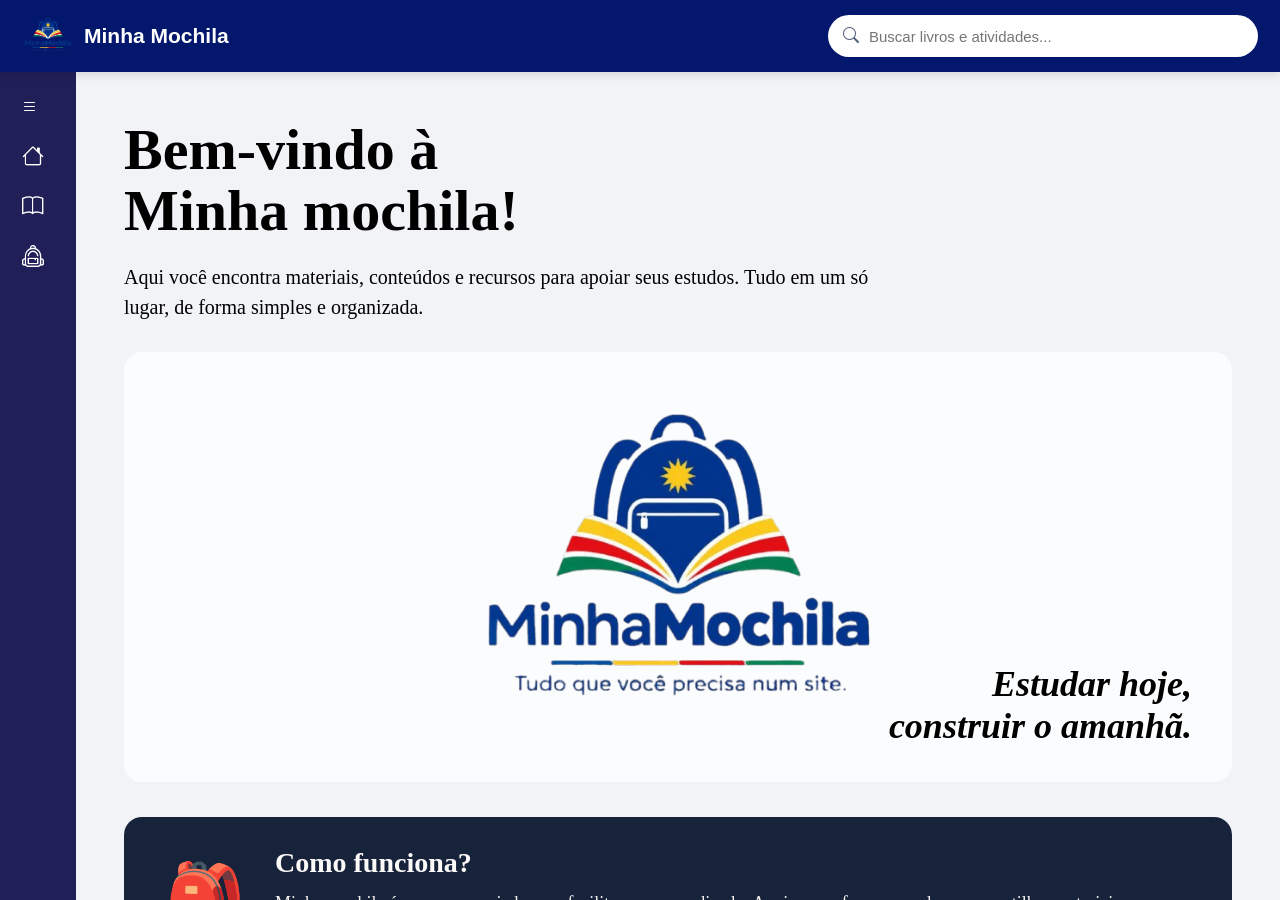
<file: projeto MAC/index.html>
<!doctype html>
<html lang="pt-BR">
  <head>
    <meta charset="UTF-8" />
    <meta name="viewport" content="width=device-width, initial-scale=1.0" />
    <meta
      name="description"
      content="Minha Mochila: biblioteca digital e organização de materiais escolares em um só lugar."
    />
    <title>Minha Mochila | Projeto MAC</title>
    <link rel="stylesheet" href="estilo.css" />
    <link
      rel="stylesheet"
      href="https://cdn.jsdelivr.net/npm/bootstrap-icons@1.13.1/font/bootstrap-icons.min.css"
    />
  </head>
  <body>
    <header class="barra-de-cima">
      <a
        class="logo"
        href="inicio.html"
        target="janela-centro"
        aria-label="Minha Mochila, página inicial"
        ><img src="mochilasemfundo.png" alt="" width="52" height="52" />
        <span>Minha Mochila</span></a
      >
      <div class="search-container">
        <label class="sr-only" for="input-busca"
          >Buscar livros e atividades</label
        >
        <div class="search-box">
          <i class="bi bi-search" aria-hidden="true"></i
          ><input
            type="search"
            id="input-busca"
            class="search-text"
            placeholder="Buscar livros e atividades..."
            autocomplete="off"
          />
        </div>
        <div
          id="caixa-sugestoes"
          role="listbox"
          aria-label="Sugestões de busca"
        ></div>
      </div>
      <button
        class="mobile-menu"
        id="btn-menu-mobile"
        aria-label="Abrir menu"
        aria-expanded="false"
      >
        <i class="bi bi-list"></i>
      </button>
    </header>
    <nav
      class="menu-lateral"
      id="menu-lateral"
      aria-label="Navegação principal"
    >
      <button
        class="tres-riscos"
        id="btn-menu"
        aria-label="Expandir ou recolher menu"
        aria-expanded="false"
      >
        <i class="bi bi-list"></i><span>Menu</span>
      </button>
      <a href="inicio.html" target="janela-centro"
        ><span class="icone-menu"><i class="bi bi-house"></i></span
        ><span class="txt-link">Página inicial</span></a
      >
      <a href="biblioteca.html" target="janela-centro"
        ><span class="icone-menu"><i class="bi bi-book"></i></span
        ><span class="txt-link">Biblioteca digital</span></a
      >
      <a href="mochilaprof.html" target="janela-centro"
        ><span class="icone-menu"><i class="bi bi-backpack2"></i></span
        ><span class="txt-link">Minha mochila</span></a
      >
      <div class="modos-acesso">
        <p>Modo de demonstração</p>
        <button type="button" data-modo="professor">📁 Modo Professor</button
        ><button type="button" data-modo="aluno">📖 Modo Aluno</button
        ><small
          >Os modos são demonstrativos, não são contas protegidas por
          senha.</small
        >
      </div>
    </nav>
    <main class="area-principal">
      <iframe
        src="inicio.html"
        name="janela-centro"
        class="conteudo-centro"
        title="Conteúdo do Minha Mochila"
      ></iframe>
    </main>
    <script src="script.js"></script>
  </body>
</html>
</file>
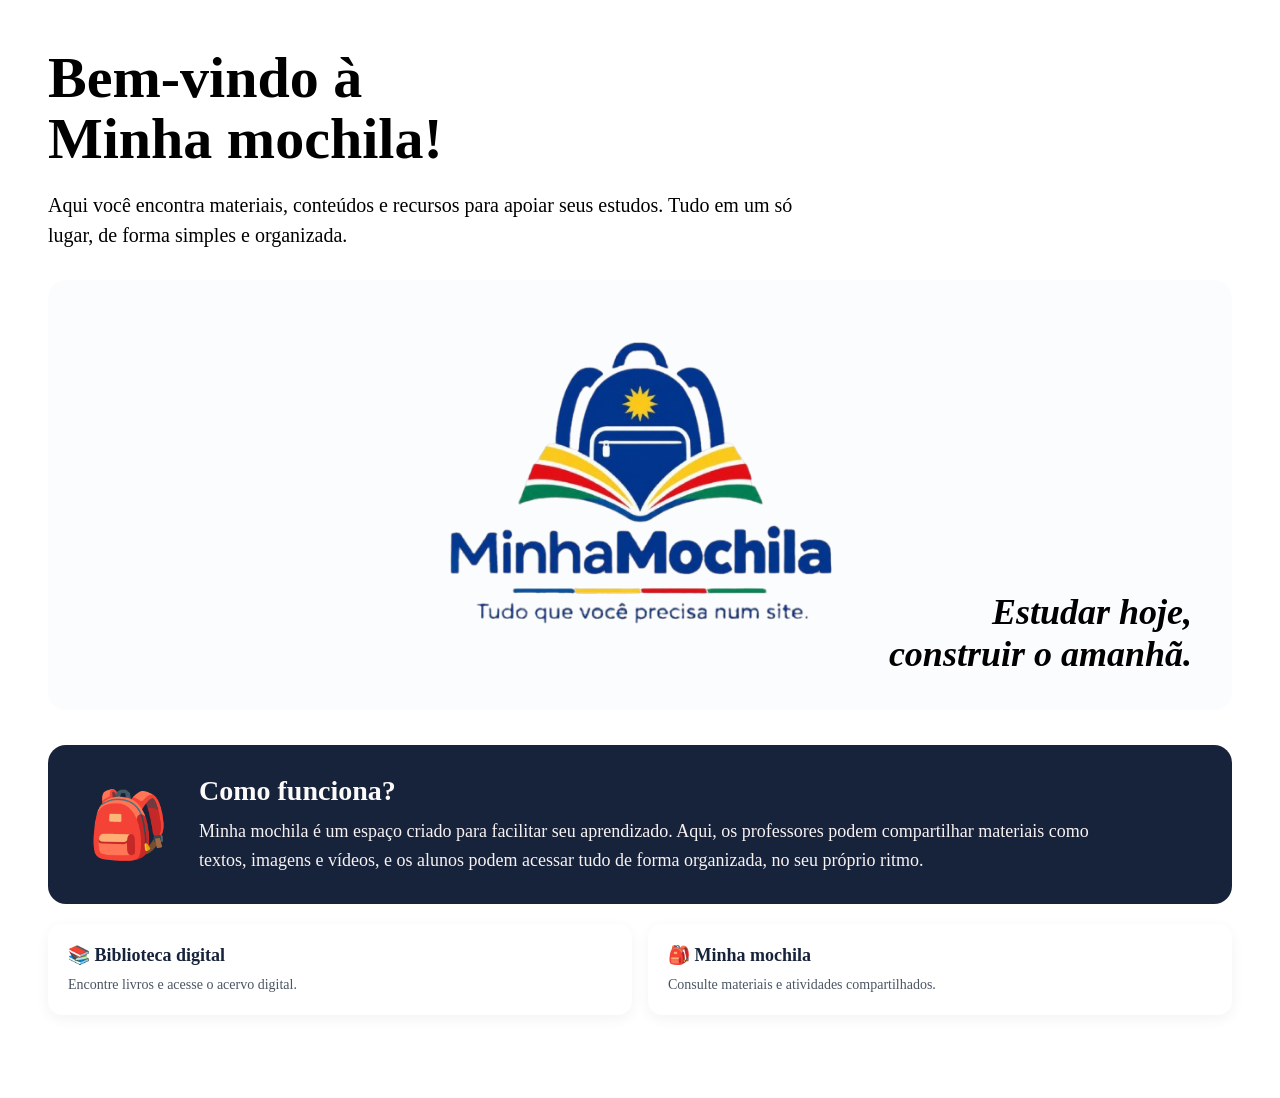
<file: projeto MAC/inicio.html>
<!DOCTYPE html>

<html lang="pt-BR">
<head>
<meta charset="utf-8"/>
<meta content="width=device-width, initial-scale=1.0" name="viewport"/>
<title>Início | Minha Mochila</title>
<link href="estilo-inicio.css" rel="stylesheet"/>
<style>.atalhos-inicio{display:grid;grid-template-columns:repeat(auto-fit,minmax(220px,1fr));gap:16px;margin:20px 0 35px}.atalho{display:flex;flex-direction:column;gap:8px;padding:20px;border-radius:14px;background:#fff;color:#17233b;text-decoration:none;box-shadow:0 4px 14px #0000000d}.atalho:hover{outline:2px solid #3154bd}.atalho strong{font-size:18px}.atalho span{font-size:14px;line-height:1.5;color:#4b5563}@media(max-width:600px){.pagina-inicial{padding:22px!important}.boas-vindas h1{font-size:38px!important}.boas-vindas p{font-size:17px!important}.banner-escola{height:260px!important}.texto-banner{right:18px;bottom:18px}.texto-banner h2{font-size:25px!important}.como-funciona{padding:22px!important;align-items:flex-start;gap:15px;flex-direction:column}.como-funciona p{font-size:16px!important}}</style></head>
<body>
<main class="pagina-inicial">
<section class="boas-vindas">
<h1>Bem-vindo à<br/>
<span>Minha mochila!</span>
</h1>
<p>
            Aqui você encontra materiais, conteúdos e recursos
            para apoiar seus estudos. Tudo em um só lugar,
            de forma simples e organizada.
        </p>
</section>
<!-- BANNER -->
<section class="banner-escola">
<img alt="Foto da escola" src="mochilasemfundo.png"/>
<div class="texto-banner">
<h2>Estudar hoje,<br/>construir o amanhã.</h2>
</div>
</section>
<!-- COMO FUNCIONA -->
<section class="como-funciona">
<div class="icone-mochila">
            🎒
        </div>
<div>
<h2>Como funciona?</h2>
<p>
                Minha mochila é um espaço criado para facilitar
                seu aprendizado. Aqui, os professores podem
                compartilhar materiais como textos, imagens
                e vídeos, e os alunos podem acessar tudo de
                forma organizada, no seu próprio ritmo.
            </p>
</div>
</section>
<section class="atalhos-inicio"><a class="atalho" href="biblioteca.html" target="janela-centro"><strong>📚 Biblioteca digital</strong><span>Encontre livros e acesse o acervo digital.</span></a><a class="atalho" href="mochilaprof.html" target="janela-centro"><strong>🎒 Minha mochila</strong><span>Consulte materiais e atividades compartilhados.</span></a></section></main>
</body>
</html>
</file>
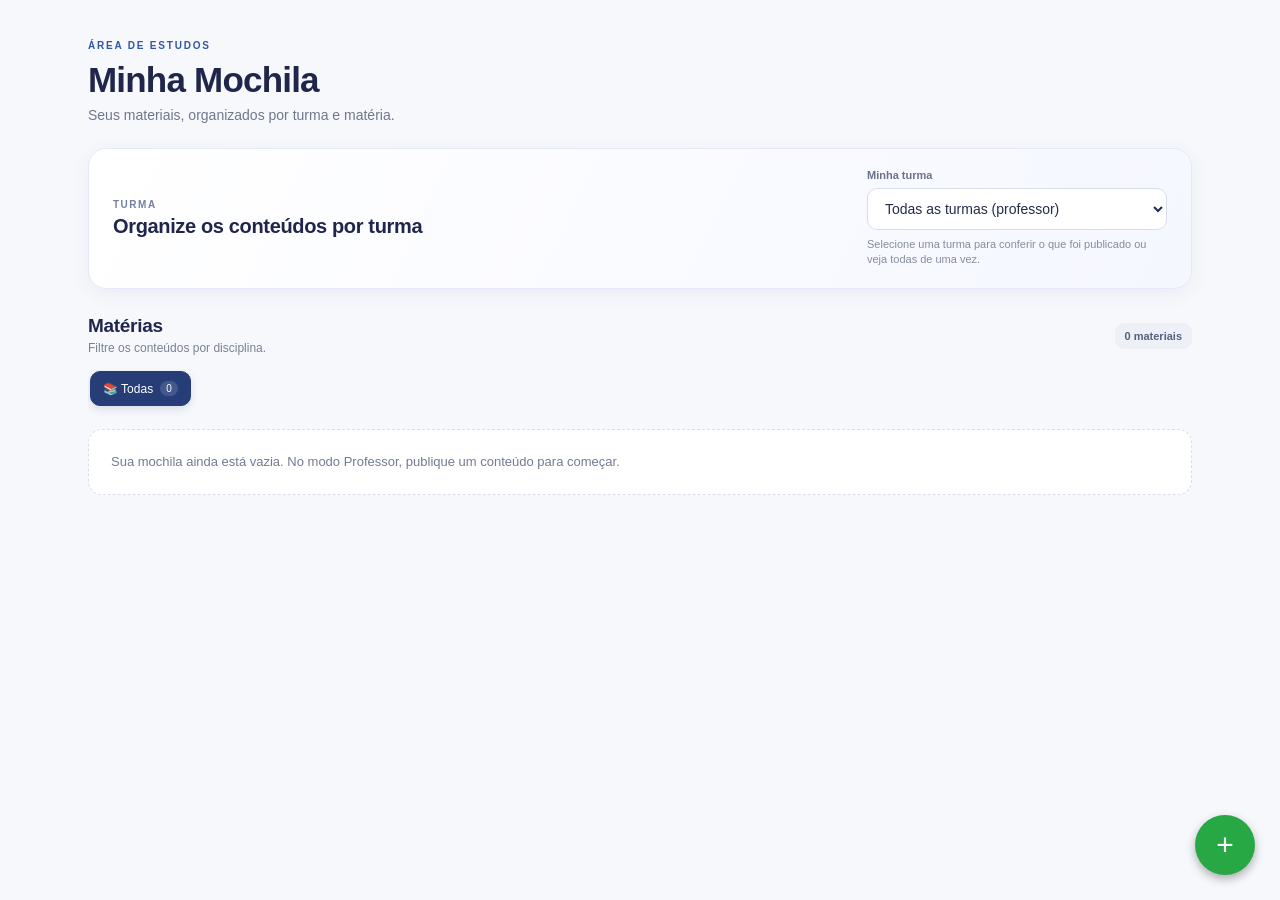
<file: projeto MAC/mochilaprof.html>
<!DOCTYPE html>
<html lang="pt-BR">

<head>
    <meta charset="UTF-8">
    <title>Mochila Unificada - MAC</title>
    <link rel="stylesheet" href="estilo-mochila.css">
    <style>
        .btn-flutuante {
            position: fixed;
            bottom: 25px;
            right: 25px;
            width: 60px;
            height: 60px;
            background-color: #28a745;
            color: white;
            border: none;
            border-radius: 50%;
            font-size: 30px;
            cursor: pointer;
            box-shadow: 0px 4px 10px rgba(0, 0, 0, 0.3);
            z-index: 999;
            display: none;
            align-items: center;
            justify-content: center;
        }

        .btn-excluir {
            background-color: #dc3545;
            color: white;
            border: none;
            padding: 8px 12px;
            border-radius: 4px;
            cursor: pointer;
            margin-top: 15px;
            font-weight: bold;
            width: 100%;
        }

        .modal {
            position: fixed;
            top: 0;
            left: 0;
            width: 100%;
            height: 100%;
            background: rgba(0, 0, 0, 0.6);
            display: none;
            justify-content: center;
            align-items: center;
            z-index: 1000;
        }

        .modal-conteudo {
            background: white;
            padding: 25px;
            border-radius: 8px;
            width: 380px;
            display: flex;
            flex-direction: column;
            gap: 12px;
            color: #333;
            box-shadow: 0 4px 15px rgba(0, 0, 0, 0.2);
        }

        .modal-conteudo input,
        .modal-conteudo textarea {
            padding: 10px;
            border: 1px solid #ccc;
            border-radius: 4px;
            font-family: sans-serif;
        }

        .grid-conteudos {
            display: grid;
            grid-template-columns: repeat(auto-fill, minmax(290px, 1fr));
            gap: 20px;
            padding: 20px;
        }

        .card-item {
            background: #ffffff;
            border: 1px solid #e0e0e0;
            padding: 20px;
            border-radius: 8px;
            box-shadow: 0 2px 5px rgba(0, 0, 0, 0.05);
            display: flex;
            flex-direction: column;
            justify-content: space-between;
        }
    </style>
</head>

<body>

    <main class="pagina-mochila">
        <header class="cabecalho-mochila">
            <p class="sobretitulo">ÁREA DE ESTUDOS</p>
            <h1>Minha Mochila</h1>
            <p class="descricao-cabecalho">Seus materiais, organizados por turma e matéria.</p>
        </header>

        <section class="organizacao-turmas" aria-label="Escolher turma">
            <div class="texto-turmas">
                <p class="sobretitulo">TURMA</p>
                <h2>Escolha sua turma</h2>
            </div>
            <label for="filtro-turma">Minha turma</label>
            <select id="filtro-turma" aria-describedby="ajuda-turma">
                <option value="">Selecione sua turma</option>
                <option value="Todas as turmas">Todas as turmas (professor)</option>
                <optgroup label="1º ano">
                    <option value="1º A">1º A</option>
                    <option value="1º B">1º B</option>
                    <option value="1º C">1º C</option>
                </optgroup>
                <optgroup label="2º ano">
                    <option value="2º A">2º A</option>
                    <option value="2º B">2º B</option>
                    <option value="2º C">2º C</option>
                </optgroup>
                <optgroup label="3º ano">
                    <option value="3º A">3º A</option>
                    <option value="3º B">3º B</option>
                    <option value="3º C">3º C</option>
                </optgroup>
            </select>
            <p id="ajuda-turma" class="ajuda-turma">Troque de turma quando quiser.</p>
        </section>

        <section class="organizacao-materias" aria-label="Filtrar por matéria">
            <div class="titulo-filtros">
                <div>
                    <h2>Matérias</h2>
                    <p>Filtre os conteúdos por disciplina.</p>
                </div><span id="contador-materiais">0 materiais</span>
            </div>
            <div id="filtros-materias" class="filtros-materias">
                <button type="button" class="filtro-materia ativo" data-materia="Todas">📚 Todas <span>0</span></button>
                <button type="button" class="filtro-materia" data-materia="Português">📝 Português
                    <span>0</span></button>
                <button type="button" class="filtro-materia" data-materia="Matemática">🔢 Matemática
                    <span>0</span></button>
                <button type="button" class="filtro-materia" data-materia="Biologia">🧬 Biologia <span>0</span></button>
                <button type="button" class="filtro-materia" data-materia="História">🏛️ História
                    <span>0</span></button>
                <button type="button" class="filtro-materia" data-materia="Geografia">🌎 Geografia
                    <span>0</span></button>
                <button type="button" class="filtro-materia" data-materia="Física">⚡ Física <span>0</span></button>
                <button type="button" class="filtro-materia" data-materia="Química">🧪 Química <span>0</span></button>
                <button type="button" class="filtro-materia" data-materia="Sociologia">💬 Sociologia
                    <span>0</span></button>
                <button type="button" class="filtro-materia" data-materia="Filosofia">💡 Filosofia
                    <span>0</span></button>
                <button type="button" class="filtro-materia" data-materia="Inglês">🌐 Inglês <span>0</span></button>
                <button type="button" class="filtro-materia" data-materia="Artes">🎨 Artes <span>0</span></button>
                <button type="button" class="filtro-materia" data-materia="Educação Física">🏀 Educação Física
                    <span>0</span></button>
                <button type="button" class="filtro-materia" data-materia="Outras">📌 Outras <span>0</span></button>
            </div>
        </section>
        <p id="aviso-mochila-vazia" class="aviso-vazio" hidden></p>
        <p id="aviso-busca-vazia" class="aviso-vazio" hidden></p>
        <div id="container-mochila" class="grid-conteudos"></div>

        <button id="btn-add-mochila" class="btn-flutuante" onclick="mostrarModal()">+</button>

        <div id="modal-mochila" class="modal">
            <div class="modal-conteudo">
                <h3 style="margin-top: 0; font-family: sans-serif;">Publicar conteúdo</h3>

                <input type="text" id="titulo" placeholder="Título do conteúdo">

                <label for="turma-conteudo" style="font-family:sans-serif;font-weight:bold;">Turma que receberá o
                    conteúdo</label>
                <select id="turma-conteudo">
                    <option value="" selected disabled>Selecione uma turma</option>
                    <option value="Todas as turmas">📚 Todas as turmas</option>
                    <optgroup label="1º ano">
                        <option value="1º A">1º A</option>
                        <option value="1º B">1º B</option>
                        <option value="1º C">1º C</option>
                    </optgroup>
                    <optgroup label="2º ano">
                        <option value="2º A">2º A</option>
                        <option value="2º B">2º B</option>
                        <option value="2º C">2º C</option>
                    </optgroup>
                    <optgroup label="3º ano">
                        <option value="3º A">3º A</option>
                        <option value="3º B">3º B</option>
                        <option value="3º C">3º C</option>
                    </optgroup>
                </select>
                <label for="materia" style="font-family:sans-serif;font-weight:bold;">Matéria</label>
                <select id="materia">
                    <option value="Português">📝 Português</option>
                    <option value="Matemática">🔢 Matemática</option>
                    <option value="Biologia">🧬 Biologia</option>
                    <option value="História">🏛️ História</option>
                    <option value="Geografia">🌎 Geografia</option>
                    <option value="Física">⚡ Física</option>
                    <option value="Química">🧪 Química</option>
                    <option value="Sociologia">💬 Sociologia</option>
                    <option value="Filosofia">💡 Filosofia</option>
                    <option value="Inglês">🌐 Inglês</option>
                    <option value="Artes">🎨 Artes</option>
                    <option value="Educação Física">🏀 Educação Física</option>
                    <option value="Outras">📌 Outras</option>
                </select>
                <textarea id="descricao" rows="4" placeholder="Escreva as instruções para os alunos..."></textarea>

                <label style="font-family:sans-serif; font-weight:bold;">Adicionar material:</label>

                <select id="tipoMaterial" onchange="alterarTipoMaterial()"
                    style="padding:10px; border:1px solid #ccc; border-radius:4px;">
                    <option value="nenhum">Nenhum</option>
                    <option value="youtube">▶️ Vídeo do YouTube</option>
                    <option value="foto">🖼️ Foto do computador</option>
                </select>

                <div id="campoYoutube" style="display:none;">
                    <input type="url" id="youtubeUrl" placeholder="Cole o link do YouTube (ex.: https://youtu.be/...)">
                    <small style="font-family:sans-serif; color:#666;">O vídeo ficará disponível para os alunos dentro
                        da mochila.</small>
                </div>

                <div id="campoFoto" style="display:none;">
                    <input type="file" id="fotoArquivo" accept="image/*">
                    <small style="font-family:sans-serif; color:#666;">Escolha uma foto do computador.</small>
                </div>

                <button onclick="salvarItem()"
                    style="background: #28a745; color: white; padding: 12px; border:none; border-radius:4px; cursor:pointer; font-weight:bold;">Publicar
                    Conteúdo</button>
                <button onclick="fecharModal()"
                    style="background: #6c757d; color: white; padding: 8px; border:none; border-radius:4px; cursor:pointer;">Cancelar</button>
            </div>
        </div>

        <script>
            let modoAcesso = 'professor';
            try {
                if (localStorage.getItem('projeto_mac_modo')) {
                    modoAcesso = localStorage.getItem('projeto_mac_modo');
                }
            } catch (e) { }

            function inicializarMochila() {
                const btnProfessor = document.getElementById('btn-add-mochila');
                if (btnProfessor) {
                    if (modoAcesso === 'professor') {
                        btnProfessor.style.display = 'flex';
                    } else {
                        btnProfessor.style.display = 'none';
                    }
                }
                const filtroTurma = document.getElementById('filtro-turma');
                if (filtroTurma) {
                    filtroTurma.value = modoAcesso === 'professor' ? 'Todas as turmas' : '';
                    const opcaoTodas = filtroTurma.querySelector('option[value="Todas as turmas"]');
                    if (opcaoTodas) opcaoTodas.hidden = modoAcesso !== 'professor';
                    filtroTurma.addEventListener('change', () => {
                        const turmaConteudo = document.getElementById('turma-conteudo');
                        if (modoAcesso === 'professor' && filtroTurma.value && filtroTurma.value !== 'Todas as turmas') turmaConteudo.value = filtroTurma.value;
                        exibirItens();
                    });
                }
                const textoTurmas = document.querySelector('.texto-turmas h2');
                if (textoTurmas && modoAcesso === 'professor') textoTurmas.textContent = 'Organize os conteúdos por turma';
                const ajudaTurma = document.getElementById('ajuda-turma');
                if (ajudaTurma && modoAcesso === 'professor') ajudaTurma.textContent = 'Selecione uma turma para conferir o que foi publicado ou veja todas de uma vez.';
                exibirItens();
            }

            function mostrarModal() {
                document.getElementById('modal-mochila').style.display = 'flex';
            }

            function fecharModal() {
                document.getElementById('modal-mochila').style.display = 'none';
            }

            function alterarTipoMaterial() {
                const tipo = document.getElementById('tipoMaterial').value;
                document.getElementById('campoYoutube').style.display = tipo === 'youtube' ? 'block' : 'none';
                document.getElementById('campoFoto').style.display = tipo === 'foto' ? 'block' : 'none';
            }

            function obterYoutubeId(url) {
                try {
                    const link = new URL(url);
                    if (link.hostname.includes('youtu.be')) {
                        return link.pathname.substring(1).split('/')[0];
                    }
                    if (link.hostname.includes('youtube.com')) {
                        if (link.pathname === '/watch') return link.searchParams.get('v');
                        if (link.pathname.startsWith('/shorts/')) return link.pathname.split('/')[2];
                        if (link.pathname.startsWith('/embed/')) return link.pathname.split('/')[2];
                    }
                } catch (e) { }
                return null;
            }

            function lerFotoComoBase64(arquivo) {
                return new Promise((resolve, reject) => {
                    if (!arquivo) {
                        resolve(null);
                        return;
                    }

                    if (!arquivo.type.startsWith('image/')) {
                        reject(new Error('Selecione uma imagem válida.'));
                        return;
                    }

                    const leitor = new FileReader();
                    leitor.onload = () => resolve(leitor.result);
                    leitor.onerror = () => reject(new Error('Não foi possível ler a foto.'));
                    leitor.readAsDataURL(arquivo);
                });
            }

            async function salvarItem() {
                const campoTitulo = document.getElementById('titulo').value.trim();
                const campoDesc = document.getElementById('descricao').value.trim();
                const tipo = document.getElementById('tipoMaterial').value;

                if (!campoTitulo) {
                    return alert("Por favor, digite o título do conteúdo!");
                }
                const turmaDoConteudo = document.getElementById('turma-conteudo').value;
                if (!turmaDoConteudo) {
                    return alert("Escolha a turma que receberá este conteúdo.");
                }

                const novoCard = {
                    id: 'card-' + Date.now(),
                    titulo: campoTitulo,
                    descricao: campoDesc,
                    materia: document.getElementById('materia').value,
                    turma: turmaDoConteudo,
                    tipoMaterial: 'nenhum',
                    youtubeId: null,
                    foto: null
                };

                try {
                    if (tipo === 'youtube') {
                        const url = document.getElementById('youtubeUrl').value.trim();
                        const youtubeId = obterYoutubeId(url);

                        if (!youtubeId) {
                            return alert("Cole um link válido do YouTube.");
                        }

                        novoCard.tipoMaterial = 'youtube';
                        novoCard.youtubeId = youtubeId;
                    }

                    if (tipo === 'foto') {
                        const arquivo = document.getElementById('fotoArquivo').files[0];

                        if (!arquivo) {
                            return alert("Escolha uma foto do computador.");
                        }

                        novoCard.tipoMaterial = 'foto';
                        novoCard.foto = await lerFotoComoBase64(arquivo);
                    }

                    let bancoMochila = [];
                    try {
                        bancoMochila = JSON.parse(localStorage.getItem('banco_mochila')) || [];
                    } catch (e) { }

                    bancoMochila.push(novoCard);

                    localStorage.setItem('banco_mochila', JSON.stringify(bancoMochila));

                    document.getElementById('titulo').value = '';
                    document.getElementById('descricao').value = '';
                    document.getElementById('turma-conteudo').value = turmaDoConteudo;
                    document.getElementById('youtubeUrl').value = '';
                    document.getElementById('fotoArquivo').value = '';
                    document.getElementById('tipoMaterial').value = 'nenhum';
                    alterarTipoMaterial();

                    fecharModal();
                    exibirItens();

                } catch (e) {
                    alert("Não foi possível publicar esse conteúdo. Se for uma foto muito grande, tente uma imagem menor.");
                    console.error(e);
                }
            }

            function excluirItem(idItem) {
                let bancoMochila = [];
                try {
                    bancoMochila = JSON.parse(localStorage.getItem('banco_mochila')) || [];
                } catch (e) { }

                bancoMochila = bancoMochila.filter(item => item.id !== idItem);

                try {
                    localStorage.setItem('banco_mochila', JSON.stringify(bancoMochila));
                } catch (e) { }

                exibirItens();
            }

            function escaparHtml(texto) {
                return String(texto || '').replace(/[&<>"']/g, function (c) {
                    return {
                        '&': '&amp;',
                        '<': '&lt;',
                        '>': '&gt;',
                        '"': '&quot;',
                        "'": '&#039;'
                    }[c];
                });
            }

            let materiaSelecionada = 'Todas';
            const filtroTurmaEl = document.getElementById('filtro-turma');
            document.querySelectorAll('.filtro-materia').forEach(botao => {
                botao.addEventListener('click', () => {
                    materiaSelecionada = botao.dataset.materia;
                    document.querySelectorAll('.filtro-materia').forEach(b => b.classList.toggle('ativo', b === botao));
                    exibirItens();
                });
            });

            function exibirItens() {
                const container = document.getElementById('container-mochila');
                if (!container) return;
                container.innerHTML = '';

                let bancoMochila = [];
                try {
                    bancoMochila = JSON.parse(localStorage.getItem('banco_mochila')) || [];
                } catch (e) { }

                const turmaSelecionada = filtroTurmaEl ? filtroTurmaEl.value : 'Todas as turmas';
                const aviso = document.getElementById('aviso-mochila-vazia');
                const avisoBusca = document.getElementById('aviso-busca-vazia');
                if (modoAcesso !== 'professor' && !turmaSelecionada) {
                    if (aviso) { aviso.hidden = false; aviso.textContent = 'Para começar, selecione sua turma acima. Assim você verá apenas os materiais destinados à sua sala.'; }
                    if (avisoBusca) avisoBusca.hidden = true;
                    document.getElementById('organizacao-materias')?.classList.add('bloqueada');
                    document.querySelector('.organizacao-materias')?.classList.add('bloqueada');
                    document.getElementById('contador-materiais').textContent = 'Escolha uma turma';
                    document.querySelectorAll('.filtro-materia').forEach(botao => { botao.querySelector('span').textContent = '0'; botao.hidden = botao.dataset.materia !== 'Todas'; });
                    return;
                }
                document.querySelector('.organizacao-materias')?.classList.remove('bloqueada');
                const normalizarMateria = item => item.materia || 'Outras';
                const normalizarTurma = item => item.turma || 'Todas as turmas';
                const itensDaTurma = bancoMochila.filter(item => turmaSelecionada === 'Todas as turmas' || normalizarTurma(item) === turmaSelecionada || normalizarTurma(item) === 'Todas as turmas');
                if (aviso) { aviso.hidden = itensDaTurma.length > 0; aviso.textContent = bancoMochila.length === 0 ? 'Sua mochila ainda está vazia. No modo Professor, publique um conteúdo para começar.' : 'Ainda não há conteúdos para esta turma. Confira outra turma ou aguarde novas publicações do professor.'; }
                const contagens = {};
                itensDaTurma.forEach(item => { const m = normalizarMateria(item); contagens[m] = (contagens[m] || 0) + 1; });
                document.querySelectorAll('.filtro-materia').forEach(botao => {
                    const materia = botao.dataset.materia;
                    const quantidade = materia === 'Todas' ? itensDaTurma.length : (contagens[materia] || 0);
                    botao.querySelector('span').textContent = quantidade;
                    botao.hidden = materia !== 'Todas' && quantidade === 0;
                });
                document.getElementById('contador-materiais').textContent = itensDaTurma.length + (itensDaTurma.length === 1 ? ' material' : ' materiais');
                let exibidos = 0;
                itensDaTurma.forEach(item => {
                    const materiaItem = normalizarMateria(item);
                    if (materiaSelecionada !== 'Todas' && materiaItem !== materiaSelecionada) return;
                    exibidos++;
                    const card = document.createElement('div');
                    card.className = 'card-item';

                    const exibirBotaoExcluir = (modoAcesso === 'professor') ? 'block' : 'none';

                    let materialHtml = '';

                    if (item.tipoMaterial === 'youtube' && item.youtubeId) {
                        materialHtml = `
                        <div class="material-mochila">
                            <p style="font-weight:bold; margin-bottom:8px;">▶️ Vídeo</p>
                            <div style="position:relative; width:100%; padding-bottom:56.25%; height:0; overflow:hidden; border-radius:8px;">
                                <iframe
                                    src="https://www.youtube.com/embed/${encodeURIComponent(item.youtubeId)}"
                                    title="Vídeo do YouTube"
                                    style="position:absolute; top:0; left:0; width:100%; height:100%; border:0;"
                                    allow="accelerometer; autoplay; clipboard-write; encrypted-media; gyroscope; picture-in-picture; web-share"
                                    allowfullscreen>
                                </iframe>
                            </div>
                        </div>`;
                    }

                    if (item.tipoMaterial === 'livro') {
                        materialHtml = item.url
                            ? `<p><a class="link-leitura" href="${escaparHtml(item.url)}" target="_blank" rel="noopener noreferrer">📖 Abrir livro no acervo digital ↗</a></p>`
                            : '<p class="sem-link-livro">Ainda não há um link de leitura confirmado para este título.</p>';
                    }

                    if (item.tipoMaterial === 'foto' && item.foto) {
                        materialHtml = `
                        <div class="material-mochila">
                            <p style="font-weight:bold; margin-bottom:8px;">🖼️ Foto</p>
                            <img
                                src="${item.foto}"
                                alt="Foto adicionada pelo professor"
                                style="display:block; width:100%; max-height:420px; object-fit:contain; border-radius:8px; background:#f4f4f4;">
                        </div>`;
                    }

                    card.innerHTML = `
                    <div>
                        <div class="etiquetas-conteudo"><span class="etiqueta-turma">${escaparHtml(normalizarTurma(item))}</span><span class="etiqueta-materia">${escaparHtml(materiaItem)}</span></div>
                        <h3 style="margin-top:10px; color:#333; font-family:sans-serif;">${escaparHtml(item.titulo)}</h3>
                        <p style="color:#555; font-family:sans-serif; line-height:1.5; font-size:14px; white-space: pre-wrap;">${escaparHtml(item.descricao)}</p>
                        ${materialHtml}
                    </div>
                    <button class="btn-excluir" style="display: ${exibirBotaoExcluir}" onclick="excluirItem('${item.id}')">Excluir Conteúdo</button>
                `;

                    container.appendChild(card);
                });
                if (avisoBusca) {
                    avisoBusca.hidden = !(itensDaTurma.length > 0 && exibidos === 0);
                    avisoBusca.textContent = 'Ainda não há materiais nesta matéria. No modo Professor, publique um conteúdo e escolha a turma e a matéria.';
                }
            }

            document.addEventListener('DOMContentLoaded', inicializarMochila);
            window.addEventListener('storage', exibirItens);
        </script>
    </main>
</body>

</html>
</file>
<file: projeto MAC/estilo.css>
* {
  box-sizing: border-box;
}
html,
body {
  margin: 0;
  min-height: 100%;
  font-family: Arial, sans-serif;
  background: #f1f3f7;
  color: #17213b;
}
.sr-only {
  position: absolute;
  width: 1px;
  height: 1px;
  padding: 0;
  margin: -1px;
  overflow: hidden;
  clip: rect(0, 0, 0, 0);
  white-space: nowrap;
  border: 0;
}
.barra-de-cima {
  height: 72px;
  background: #03176d;
  color: #fff;
  display: flex;
  align-items: center;
  justify-content: space-between;
  gap: 20px;
  padding: 0 22px;
  position: fixed;
  inset: 0 0 auto;
  z-index: 1000;
  box-shadow: 0 2px 10px #0002;
}
.logo {
  display: flex;
  align-items: center;
  gap: 10px;
  color: white;
  text-decoration: none;
  font-size: 21px;
  font-weight: 700;
  white-space: nowrap;
}
.logo img {
  object-fit: contain;
}
.search-container {
  position: relative;
  width: min(430px, 45vw);
}
.search-box {
  display: flex;
  align-items: center;
  gap: 10px;
  background: #fff;
  border-radius: 24px;
  padding: 0 15px;
  min-height: 42px;
  color: #526079;
}
.search-text {
  border: 0;
  outline: 0;
  width: 100%;
  font-size: 15px;
  padding: 11px 0;
  background: transparent;
  color: #17213b;
}
#caixa-sugestoes {
  display: none;
  position: absolute;
  top: 48px;
  left: 0;
  right: 0;
  max-height: 280px;
  overflow: auto;
  background: #fff;
  color: #17213b;
  border-radius: 10px;
  box-shadow: 0 8px 24px #0002;
  z-index: 1200;
}
#caixa-sugestoes button {
  display: block;
  width: 100%;
  text-align: left;
  padding: 11px 14px;
  border: 0;
  background: white;
  color: #17213b;
  cursor: pointer;
}
#caixa-sugestoes button:hover,
#caixa-sugestoes button:focus {
  background: #edf2ff;
}
.menu-lateral {
  position: fixed;
  left: 0;
  top: 72px;
  bottom: 0;
  width: 76px;
  background: #211f57;
  color: #fff;
  z-index: 900;
  padding: 12px 8px;
  overflow-x: hidden;
  overflow-y: auto;
  transition: width 0.2s;
}
.menu-lateral.expandir {
  width: 245px;
}
.menu-lateral > a,
.tres-riscos {
  height: auto;
  min-height: 48px;
  display: flex;
  align-items: center;
  gap: 14px;
  width: 100%;
  padding: 12px 14px;
  border: 0;
  border-radius: 8px;
  color: white;
  text-decoration: none;
  background: transparent;
  font: inherit;
  cursor: pointer;
  white-space: nowrap;
}
.menu-lateral > a:hover,
.tres-riscos:hover {
  background: #ffffff1b;
}
.icone-menu {
  font-size: 22px;
  min-width: 22px;
  text-align: center;
}
.txt-link,
.tres-riscos span {
  display: none;
}
.menu-lateral.expandir .txt-link,
.menu-lateral.expandir .tres-riscos span {
  display: inline;
}
.modos-acesso {
  margin-top: 24px;
  padding: 12px 4px;
  border-top: 1px solid #ffffff40;
  display: none;
}
.menu-lateral.expandir .modos-acesso {
  display: block;
}
.modos-acesso p {
  font-size: 12px;
  color: #d9defa;
  margin: 0 0 8px;
}
.modos-acesso button {
  display: block;
  width: 100%;
  margin: 6px 0;
  padding: 9px 7px;
  border: 0;
  border-radius: 6px;
  background: #fff;
  color: #17213b;
  cursor: pointer;
}
.modos-acesso small {
  display: block;
  font-size: 11px;
  line-height: 1.4;
  color: #d9defa;
  margin-top: 9px;
}
.area-principal {
  position: fixed;
  top: 72px;
  left: 76px;
  right: 0;
  bottom: 0;
  transition: left 0.2s;
}
.menu-lateral.expandir ~ .area-principal {
  left: 76px;
}
.conteudo-centro {
  width: 100%;
  height: 100%;
  border: 0;
  display: block;
  background: #f1f3f7;
}
.mobile-menu {
  display: none;
}
.menu-lateral.expandir ~ .area-principal {
  left: 245px;
}
.menu-lateral.expandir {
  width: 245px;
}
.menu-lateral:not(.expandir) .modos-acesso {
  display: none;
}
@media (max-width: 700px) {
  .barra-de-cima {
    padding: 0 12px;
    gap: 10px;
  }
  .logo {
    font-size: 16px;
    gap: 5px;
  }
  .logo img {
    width: 40px;
    height: 40px;
  }
  .search-container {
    width: auto;
    flex: 1;
    min-width: 100px;
  }
  .search-text {
    font-size: 13px;
  }
  .mobile-menu {
    display: block;
    border: 0;
    background: transparent;
    color: #fff;
    font-size: 25px;
  }
  .menu-lateral {
    width: 0;
    padding: 0;
    overflow: hidden;
  }
  .menu-lateral.expandir {
    width: min(260px, 82vw);
    padding: 12px 8px;
    box-shadow: 5px 0 18px #0002;
  }
  .menu-lateral .txt-link {
    display: inline;
  }
  .area-principal,
  .menu-lateral.expandir ~ .area-principal {
    left: 0;
  }
  .menu-lateral.expandir ~ .area-principal {
    left: 0;
  }
  .menu-lateral.expandir {
    z-index: 1100;
  }
  .modos-acesso {
    display: block !important;
  }
  .menu-lateral:not(.expandir) .modos-acesso {
    display: none !important;
  }
  .menu-lateral:not(.expandir) .txt-link {
    display: none;
  }
}
</file>
<file: projeto MAC/estilo-inicio.css>
.pagina-inicial {
    padding: 40px;
    max-width: 1400px;
    margin: auto;
}

/* BEM-VINDO */

.boas-vindas {
    margin-bottom: 30px;
}

.boas-vindas h1 {
    font-size: 58px;
    line-height: 1.05;
    margin: 0 0 15px;
    color: rgb(0, 0, 0);
    font-weight: 800;
}

.boas-vindas h1 span {
    color: #000000;
}

.boas-vindas p {
    max-width: 750px;
    font-size: 20px;
    line-height: 1.5;
    color: #000000;
}


/* BANNER */

.banner-escola {
    position: relative;
    width: 100%;
    height: 430px;
    border-radius: 18px;
    overflow: hidden;
    margin-bottom: 35px;
    background: #fbfcfd;
}

.banner-escola img {
    width: 100%;
    height: 100%;

    /*
       O cover faz a foto preencher o banner
       sem deformar a imagem.
    */
    object-fit: contain;

    object-position: center;
}


/* TEXTO SOBRE O BANNER */

.texto-banner {
    position: absolute;
    right: 40px;
    bottom: 35px;

    color: rgb(0, 0, 0);
    text-align: right;

    text-shadow: 0 3px 10px rgba(255, 255, 255, 0.342);
}

.texto-banner h2 {
    font-size: 36px;
    font-style: italic;
    margin: 0;
}


/* COMO FUNCIONA */

.como-funciona {
    display: flex;
    align-items: center;
    gap: 30px;

    padding: 30px 40px;

    background: #17233b;
    border-radius: 18px;

    color: rgb(253, 250, 250);
}

.icone-mochila {
    font-size: 65px;
}

.como-funciona h2 {
    font-size: 28px;
    margin: 0 0 10px;
}

.como-funciona p {
    margin: 0;

    color: #f8f2f2;

    font-size: 18px;
    line-height: 1.6;
    max-width: 900px;
}
</file>
<file: projeto MAC/estilo-mochila.css>
* {
  box-sizing: border-box;
}

body {
  margin: 0;
  background: #f1f3f7;
  color: #17213b;
  font-family: Arial, sans-serif;
}

.pagina-mochila {
  max-width: 1440px;
  margin: 0 auto;
  padding: 28px;
}

.cabecalho-mochila {
  margin: 0 0 20px;
}

.sobretitulo {
  font-size: 12px;
  letter-spacing: 1.5px;
  font-weight: bold;
  color: #3854ad;
  margin: 0 0 8px;
}

.cabecalho-mochila h1 {
  font-size: clamp(28px, 4vw, 40px);
  margin: 0 0 8px;
  color: #03176d;
}

.cabecalho-mochila p {
  line-height: 1.5;
  color: #4b5563;
}

.aviso-modo {
  background: #fff7df;
  border-left: 4px solid #e5a100;
  padding: 10px 13px;
  border-radius: 5px;
  font-size: 12px;
}

.grid-conteudos {
  display: grid;
  grid-template-columns: repeat(auto-fit, minmax(min(100%, 290px), 1fr));
  gap: 18px;
  padding: 8px 0 90px;
}

.card-item {
  background: #fff;
  border: 1px solid #e5e8ef;
  padding: 18px;
  border-radius: 12px;
  box-shadow: 0 4px 16px #1a2a4b0c;
  display: flex;
  flex-direction: column;
  justify-content: space-between;
  gap: 15px;
  min-width: 0;
  overflow-wrap: anywhere;
}

.card-item h3 {
  font-size: 18px;
  color: #211f57;
}

.card-item p {
  line-height: 1.55;
}

.btn-flutuante {
  position: fixed;
  bottom: 25px;
  right: 25px;
  width: 58px;
  height: 58px;
  background: #167a45;
  color: #fff;
  border: 0;
  border-radius: 50%;
  font-size: 30px;
  cursor: pointer;
  box-shadow: 0 4px 10px #0003;
  z-index: 999;
  align-items: center;
  justify-content: center;
}

.btn-excluir {
  background: #b42332;
  color: #fff;
  border: 0;
  padding: 10px 12px;
  border-radius: 6px;
  cursor: pointer;
  margin-top: 15px;
  font-weight: bold;
  width: 100%;
}

.modal {
  position: fixed;
  inset: 0;
  width: 100%;
  height: 100%;
  background: #0009;
  display: none;
  justify-content: center;
  align-items: center;
  z-index: 1000;
  padding: 15px;
}

.modal-conteudo {
  background: #fff;
  padding: 22px;
  border-radius: 12px;
  width: min(100%, 440px);
  max-height: 90vh;
  overflow: auto;
  display: flex;
  flex-direction: column;
  gap: 12px;
  color: #333;
  box-shadow: 0 4px 15px #0003;
}

.modal-conteudo input,
.modal-conteudo textarea,
.modal-conteudo select {
  width: 100%;
  padding: 10px;
  border: 1px solid #cbd0dc;
  border-radius: 6px;
  font: inherit;
}

.modal-conteudo button {
  font: inherit;
}

.link-leitura {
  display: inline-block;
  background: #e0f2fe;
  color: #0369a1;
  padding: 9px 11px;
  border-radius: 7px;
  font-weight: bold;
  text-decoration: none;
}

.sem-link-livro {
  background: #f3f4f6;
  color: #5b6473;
  padding: 10px;
  border-radius: 7px;
  font-size: 13px;
}

.aviso-vazio {
  background: #fff;
  border: 1px dashed #cbd0dc;
  color: #5b6473;
  border-radius: 10px;
  padding: 18px;
  line-height: 1.5;
}

.aviso-vazio[hidden] {
  display: none;
}

@media (max-width: 600px) {
  .pagina-mochila {
    padding: 18px;
  }

  .modal-conteudo {
    padding: 18px;
  }

  .grid-conteudos {
    grid-template-columns: 1fr;
  }
}

/* Organização simples por matéria */
.organizacao-materias {
  background: #fff;
  border: 1px solid #e5e8ef;
  border-radius: 16px;
  padding: 20px;
  margin: 22px 0 8px;
  box-shadow: 0 4px 16px #1a2a4b08
}

.titulo-filtros {
  display: flex;
  align-items: center;
  justify-content: space-between;
  gap: 14px;
  margin-bottom: 16px
}

.titulo-filtros h2 {
  margin: 0 0 5px;
  font-size: 21px;
  color: #211f57
}

.titulo-filtros p {
  margin: 0;
  color: #687086;
  font-size: 14px;
  line-height: 1.45
}

#contador-materiais {
  font-size: 12px;
  font-weight: 700;
  color: #3854ad;
  background: #edf1ff;
  padding: 8px 11px;
  border-radius: 20px;
  white-space: nowrap
}

.filtros-materias {
  display: flex;
  flex-wrap: wrap;
  gap: 9px
}

.filtro-materia {
  border: 1px solid #e0e5ef;
  background: #f8f9fc;
  color: #28334d;
  padding: 10px 12px;
  border-radius: 10px;
  font: inherit;
  font-size: 13px;
  cursor: pointer;
  transition: background .15s, border-color .15s;
  display: flex;
  align-items: center;
  gap: 8px
}

.filtro-materia span {
  font-size: 11px;
  color: #667085;
  background: #e9edf5;
  border-radius: 20px;
  padding: 2px 6px
}

.filtro-materia:hover {
  border-color: #9eafe8;
  background: #f0f3ff
}

.filtro-materia.ativo {
  background: #211f57;
  color: #fff;
  border-color: #211f57
}

.filtro-materia.ativo span {
  background: #ffffff2a;
  color: #fff
}

.filtro-materia[hidden] {
  display: none
}

.etiqueta-materia {
  display: inline-block;
  background: #edf1ff;
  color: #3449a0;
  border-radius: 20px;
  padding: 5px 9px;
  font-size: 11px;
  font-weight: 700;
  letter-spacing: .2px
}

@media(max-width:600px) {
  .organizacao-materias {
    padding: 15px
  }

  .titulo-filtros {
    align-items: flex-start;
    flex-direction: column
  }

  .filtros-materias {
    gap: 7px
  }

  .filtro-materia {
    padding: 9px 10px;
    font-size: 12px
  }
}


/* Organização por turma */
.organizacao-turmas {
  display: grid;
  grid-template-columns: minmax(0, 1fr) minmax(190px, 280px);
  gap: 8px 22px;
  align-items: center;
  background: #fff;
  border: 1px solid #e5e8ef;
  border-radius: 16px;
  padding: 22px;
  margin: 22px 0 16px;
  box-shadow: 0 4px 16px #1a2a4b08
}

.texto-turmas {
  grid-row: span 3
}

.texto-turmas .sobretitulo {
  margin: 0 0 7px
}

.texto-turmas h2 {
  font-size: 23px;
  color: #211f57;
  margin: 0 0 7px
}

.texto-turmas p:last-child {
  color: #687086;
  font-size: 14px;
  line-height: 1.5;
  margin: 0
}

.organizacao-turmas>label {
  font-size: 13px;
  font-weight: 700;
  color: #344054
}

.organizacao-turmas select {
  width: 100%;
  padding: 12px 13px;
  border: 1px solid #cbd3e1;
  border-radius: 9px;
  background: #fff;
  color: #17213b;
  font: inherit;
  cursor: pointer
}

.ajuda-turma {
  font-size: 12px;
  color: #687086;
  margin: 0;
  line-height: 1.4
}

.organizacao-materias.bloqueada {
  opacity: .55;
  pointer-events: none
}

.etiquetas-conteudo {
  display: flex;
  flex-wrap: wrap;
  gap: 6px
}

.etiqueta-turma {
  display: inline-block;
  background: #e8f7ee;
  color: #17643a;
  border-radius: 20px;
  padding: 5px 9px;
  font-size: 11px;
  font-weight: 700
}

@media(max-width:600px) {
  .organizacao-turmas {
    grid-template-columns: 1fr;
    padding: 16px;
    gap: 9px
  }

  .texto-turmas {
    grid-row: auto;
    margin-bottom: 5px
  }

  .texto-turmas h2 {
    font-size: 20px
  }
}

/* Refinamento visual: menos ruído, mais espaço e hierarquia clara */
:root {
  --mochila-ink: #20264b;
  --mochila-muted: #70778c;
  --mochila-accent: #3157a4;
  --mochila-line: #e8ebf2;
  --mochila-bg: #f7f8fc
}

body {
  background: var(--mochila-bg);
  color: var(--mochila-ink);
  font-family: Inter, "Segoe UI", Arial, sans-serif
}

.pagina-mochila {
  max-width: 1180px;
  padding: clamp(18px, 3vw, 38px)
}

.cabecalho-mochila {
  margin-bottom: 22px
}

.cabecalho-mochila .sobretitulo {
  font-size: 10px;
  letter-spacing: 1.8px;
  color: var(--mochila-accent);
  margin-bottom: 7px
}

.cabecalho-mochila h1 {
  font-size: clamp(27px, 3vw, 35px);
  letter-spacing: -.8px;
  color: #20264b;
  margin-bottom: 5px
}

.cabecalho-mochila .descricao-cabecalho {
  font-size: 14px;
  color: var(--mochila-muted);
  margin: 0;
  line-height: 1.5
}

.aviso-modo {
  display: none
}

.organizacao-turmas {
  display: grid;
  grid-template-columns: minmax(0, 1fr) minmax(210px, 300px);
  gap: 7px 28px;
  align-items: center;
  background: linear-gradient(115deg, #fff 0%, #f5f7ff 100%);
  border: 1px solid #e4e9f7;
  border-radius: 18px;
  padding: 20px 24px;
  margin: 0 0 18px;
  box-shadow: 0 5px 20px #243b6810
}

.texto-turmas {
  grid-row: span 3
}

.texto-turmas .sobretitulo {
  font-size: 10px;
  letter-spacing: 1.5px;
  color: #7381a7;
  margin-bottom: 5px
}

.texto-turmas h2 {
  font-size: 20px;
  letter-spacing: -.35px;
  color: #20264b;
  margin: 0
}

.texto-turmas p:last-child {
  display: none
}

.organizacao-turmas>label {
  font-size: 11px;
  color: #69728a;
  font-weight: 700;
  margin-bottom: 0
}

.organizacao-turmas select {
  padding: 11px 13px;
  border: 1px solid #d8deeb;
  border-radius: 10px;
  background-color: #fff;
  color: #252c4a;
  font-size: 14px;
  outline: none;
  transition: border .15s, box-shadow .15s
}

.organizacao-turmas select:focus,
.modal-conteudo input:focus,
.modal-conteudo textarea:focus,
.modal-conteudo select:focus {
  border-color: #7793d6;
  box-shadow: 0 0 0 3px #3157a415;
  outline: none
}

.ajuda-turma {
  font-size: 11px;
  color: #858ca0;
  margin: 0
}

.organizacao-materias {
  background: transparent;
  border: 0;
  border-radius: 0;
  padding: 8px 0 0;
  margin: 0;
  box-shadow: none
}

.titulo-filtros {
  align-items: center;
  margin-bottom: 12px;
  gap: 12px
}

.titulo-filtros h2 {
  font-size: 19px;
  letter-spacing: -.3px;
  color: #20264b;
  margin-bottom: 3px
}

.titulo-filtros p {
  font-size: 12px;
  color: #7a8194
}

#contador-materiais {
  font-size: 11px;
  font-weight: 700;
  color: #56617d;
  background: #edf0f7;
  padding: 7px 10px;
  border-radius: 9px
}

.filtros-materias {
  display: flex;
  flex-wrap: nowrap;
  overflow-x: auto;
  gap: 8px;
  padding: 2px 2px 10px;
  scrollbar-width: thin;
  scrollbar-color: #d5dbea transparent
}

.filtro-materia {
  flex: 0 0 auto;
  border: 1px solid #e5e8f0;
  background: #fff;
  color: #596178;
  padding: 9px 12px;
  border-radius: 10px;
  font-size: 12px;
  gap: 7px;
  box-shadow: 0 1px 3px #1a2a4b05
}

.filtro-materia span {
  font-size: 10px;
  color: #7b8498;
  background: #f0f2f7;
  padding: 2px 6px
}

.filtro-materia:hover {
  border-color: #b7c5e6;
  background: #f8faff
}

.filtro-materia.ativo {
  background: #263d78;
  color: #fff;
  border-color: #263d78;
  box-shadow: 0 3px 8px #263d7825
}

.filtro-materia.ativo span {
  background: #ffffff24;
  color: #fff
}

.grid-conteudos {
  grid-template-columns: repeat(auto-fill, minmax(min(100%, 280px), 1fr));
  gap: 14px;
  padding: 8px 0 85px
}

.card-item {
  border: 1px solid #e8ebf2;
  padding: 18px;
  border-radius: 15px;
  box-shadow: 0 4px 14px #243b6808;
  gap: 13px;
  transition: transform .15s, box-shadow .15s
}

.card-item:hover {
  transform: translateY(-2px);
  box-shadow: 0 8px 22px #243b6812
}

.card-item h3 {
  font-size: 16px;
  line-height: 1.35;
  color: #252c4a !important;
  margin: 10px 0 7px !important
}

.card-item p {
  font-size: 13px !important;
  color: #687087 !important;
  line-height: 1.6 !important
}

.etiqueta-turma,
.etiqueta-materia {
  font-size: 10px;
  letter-spacing: .1px;
  padding: 5px 8px;
  border-radius: 7px
}

.etiqueta-turma {
  background: #edf6f0;
  color: #39724d
}

.etiqueta-materia {
  background: #edf1fc;
  color: #405a9d
}

.btn-flutuante {
  width: 52px;
  height: 52px;
  right: 25px;
  bottom: 25px;
  background: #263d78;
  border-radius: 16px;
  font-size: 28px;
  box-shadow: 0 7px 20px #263d7835;
  transition: transform .15s, background .15s
}

.btn-flutuante:hover {
  background: #1d2f60;
  transform: translateY(-2px)
}

.btn-excluir {
  background: #fff1f1;
  color: #b42332;
  border: 1px solid #f6d5d5;
  padding: 9px 12px;
  border-radius: 9px;
  font-size: 12px;
  margin-top: 10px
}

.btn-excluir:hover {
  background: #ffe5e5
}

.aviso-vazio {
  background: #fff;
  border: 1px dashed #d9deea;
  color: #727b91;
  border-radius: 14px;
  padding: 22px;
  font-size: 13px
}

.modal {
  backdrop-filter: blur(5px);
  padding: 18px
}

.modal-conteudo {
  width: min(100%, 500px);
  max-height: 88vh;
  padding: 26px;
  border-radius: 18px;
  gap: 13px;
  box-shadow: 0 20px 60px #0e18352b
}

.modal-conteudo h3 {
  font-size: 21px;
  color: #20264b;
  margin-bottom: 3px !important
}

.modal-conteudo label {
  font-size: 12px !important;
  color: #4d5670
}

.modal-conteudo input,
.modal-conteudo textarea,
.modal-conteudo select {
  padding: 11px 12px;
  border: 1px solid #dfe3ed;
  border-radius: 9px;
  font: inherit;
  font-size: 13px;
  background: #fff
}

.modal-conteudo textarea {
  resize: vertical;
  min-height: 90px
}

.modal-conteudo button {
  border-radius: 9px !important;
  padding: 11px !important;
  font-size: 13px;
  font-weight: 700
}

.link-leitura {
  background: #edf2ff;
  color: #3157a4;
  border-radius: 9px;
  font-size: 12px
}

@media(max-width:600px) {
  .pagina-mochila {
    padding: 20px 15px
  }

  .cabecalho-mochila {
    margin-bottom: 17px
  }

  .organizacao-turmas {
    grid-template-columns: 1fr;
    padding: 17px;
    border-radius: 15px;
    gap: 8px;
    margin-bottom: 15px
  }

  .texto-turmas {
    grid-row: auto;
    margin-bottom: 4px
  }

  .texto-turmas h2 {
    font-size: 18px
  }

  .organizacao-turmas>label {
    margin-top: 4px
  }

  .ajuda-turma {
    font-size: 10px
  }

  .organizacao-materias {
    padding-top: 4px
  }

  .titulo-filtros {
    align-items: center;
    flex-direction: row
  }

  .titulo-filtros h2 {
    font-size: 18px
  }

  .titulo-filtros p {
    font-size: 11px
  }

  .filtros-materias {
    margin-right: -2px;
    padding-bottom: 10px
  }

  .filtro-materia {
    padding: 8px 10px;
    font-size: 11px
  }

  .grid-conteudos {
    grid-template-columns: 1fr;
    gap: 12px;
    padding-top: 5px
  }

  .card-item {
    padding: 16px
  }

  .btn-flutuante {
    right: 17px;
    bottom: 18px;
    width: 50px;
    height: 50px;
    border-radius: 15px
  }

  .modal-conteudo {
    padding: 20px
  }
}
</file>
